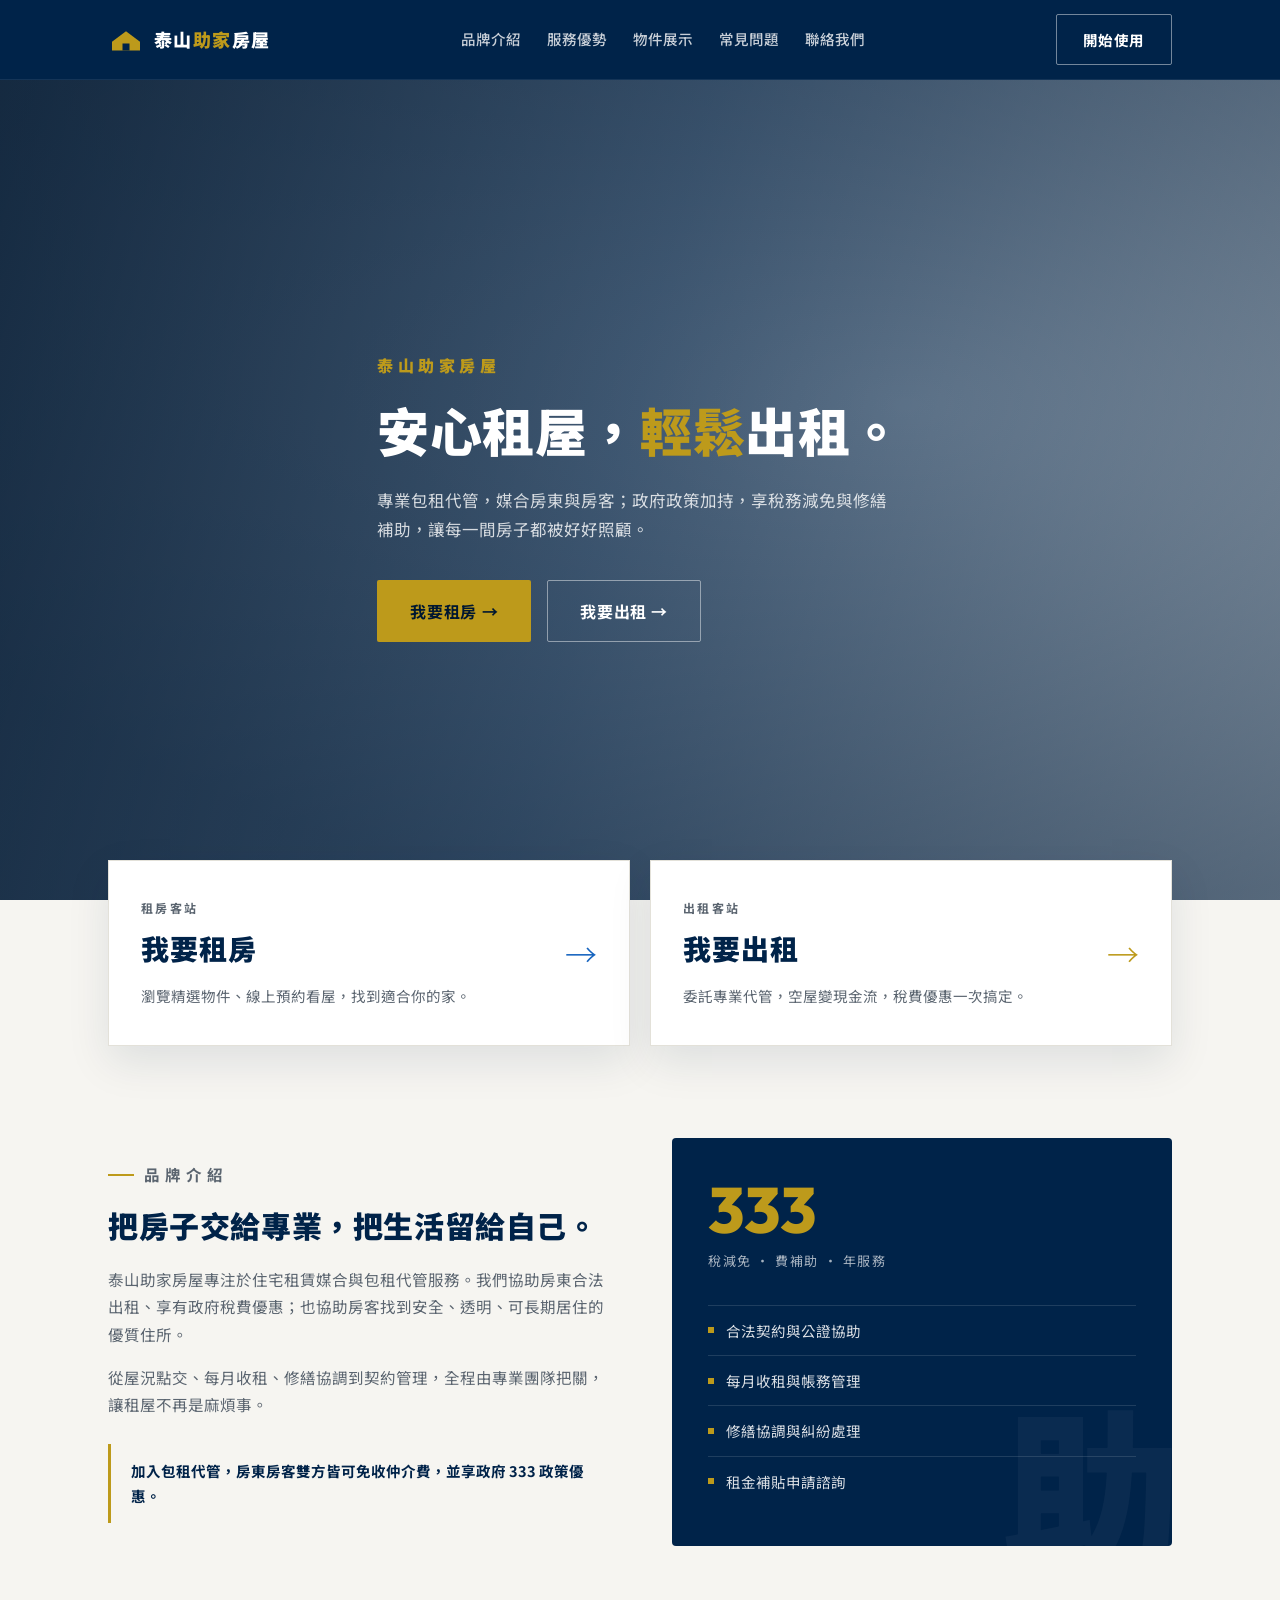
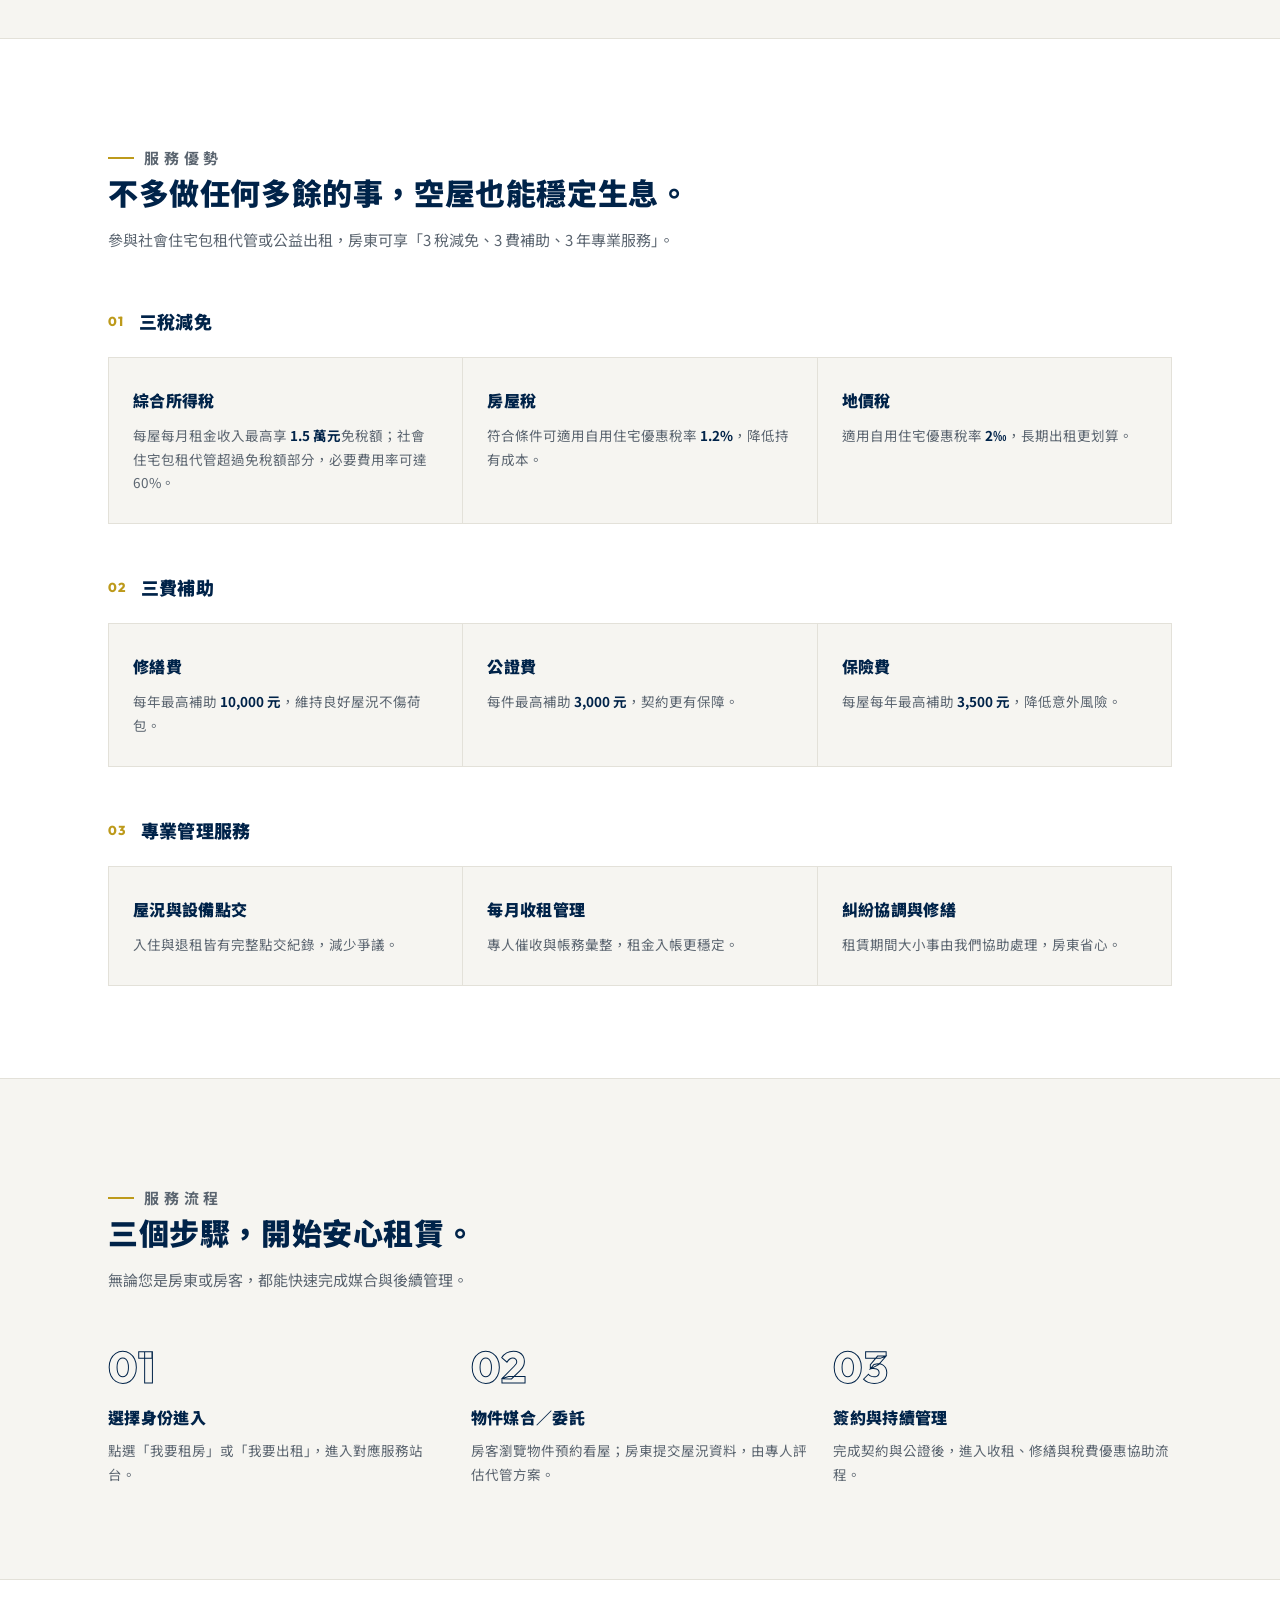
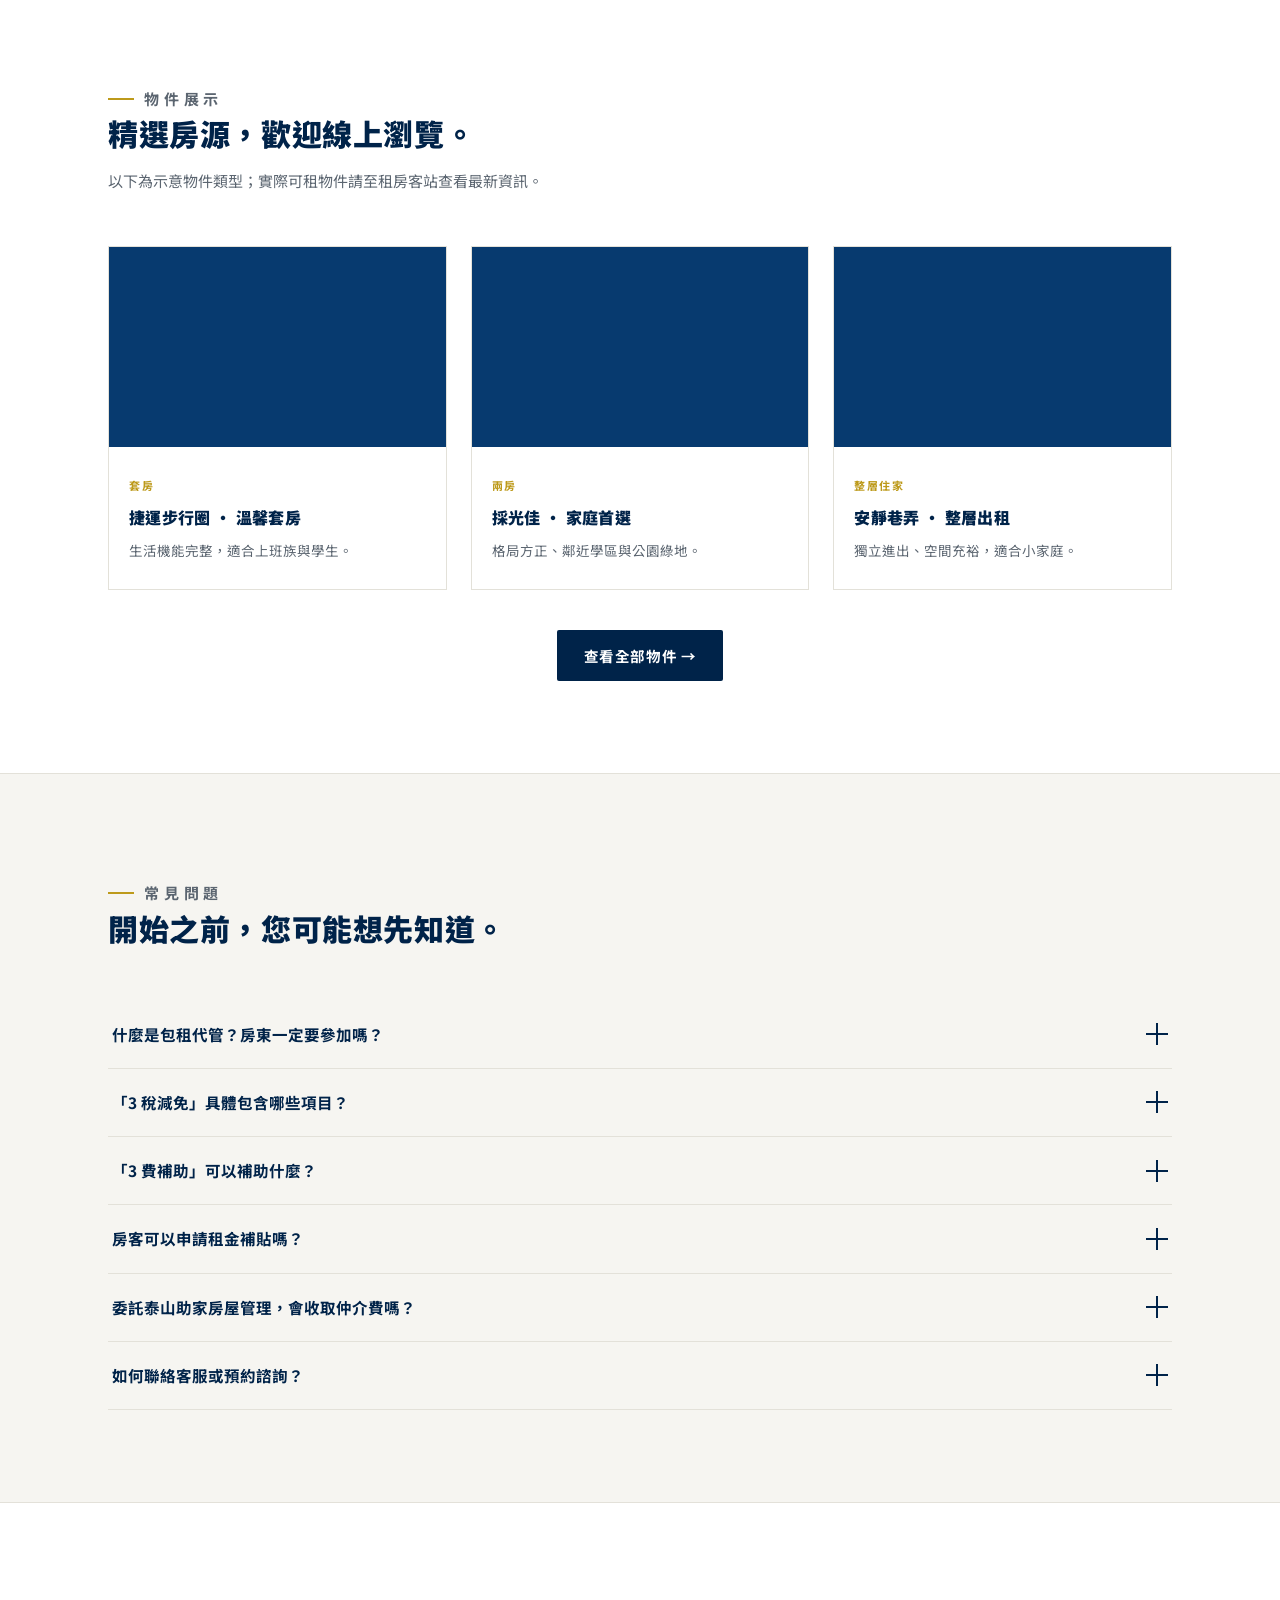
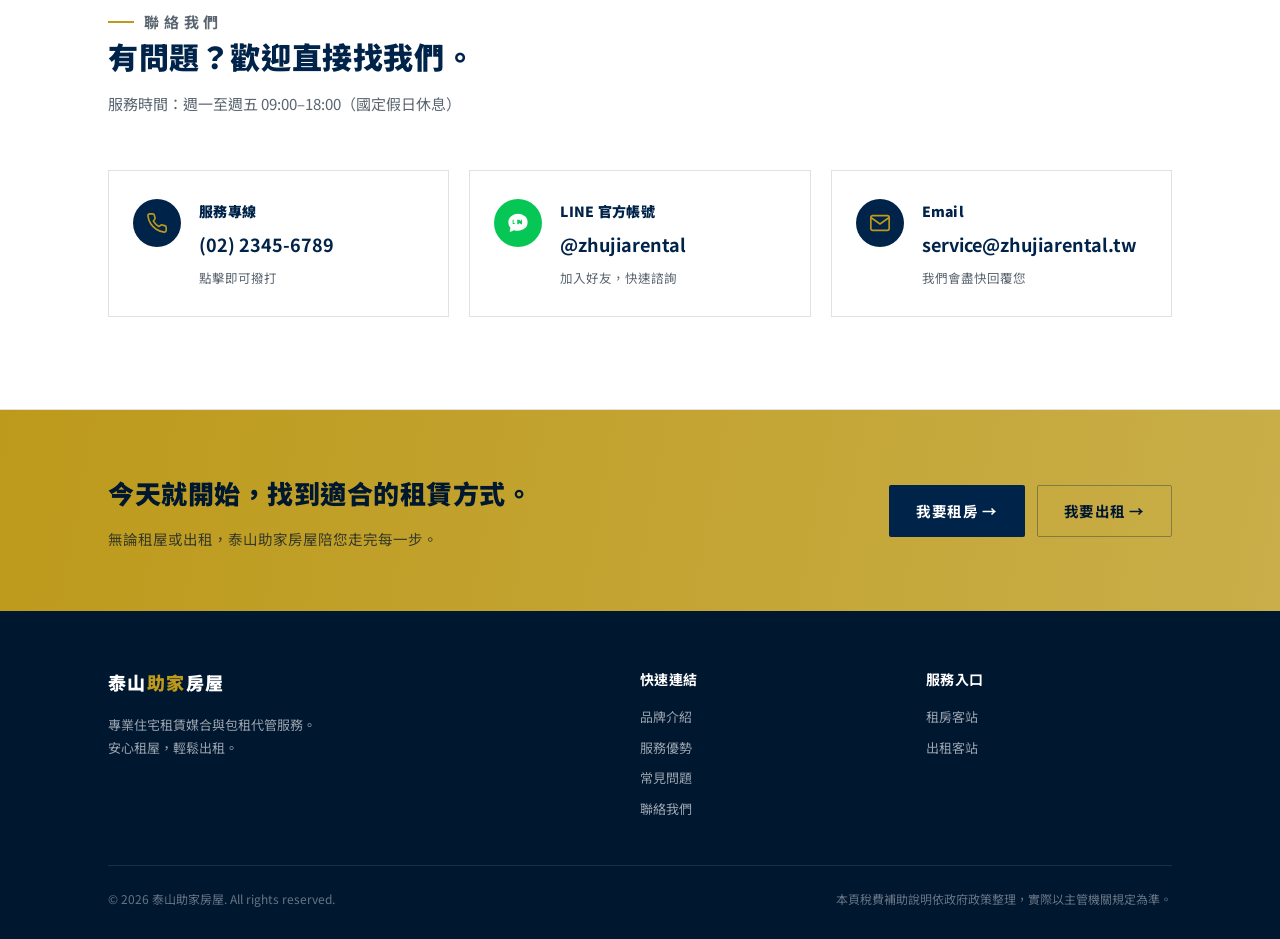
<file: index.html>
<!DOCTYPE html>
<html lang="zh-Hant">
<head>
  <meta charset="UTF-8">
  <meta name="viewport" content="width=device-width, initial-scale=1.0">
  <meta name="description" content="泰山助家房屋 — 專業包租代管，享 3 稅減免、3 費補助，房東房客都安心。">
  <title>泰山助家房屋</title>
  <link rel="preconnect" href="https://fonts.googleapis.com">
  <link rel="preconnect" href="https://fonts.gstatic.com" crossorigin>
  <link href="https://fonts.googleapis.com/css2?family=Noto+Sans+TC:wght@400;500;700;900&family=Outfit:wght@600;800&display=swap" rel="stylesheet">
  <link rel="stylesheet" href="css/styles.css">
  <link rel="icon" href="data:image/svg+xml,%3Csvg xmlns='http://www.w3.org/2000/svg' viewBox='0 0 32 32'%3E%3Crect width='32' height='32' rx='4' fill='%23002349'/%3E%3Cpath d='M6 18 L16 10 L26 18 V26 H6 Z' fill='%23BD9A1B'/%3E%3C/svg%3E">
</head>
<body>
  <!-- ========== NAV ========== -->
  <header class="site">
    <div class="nav">
      <a class="brand" href="#top" aria-label="泰山助家房屋首頁">
        <svg viewBox="0 0 40 32" aria-hidden="true">
          <rect width="40" height="32" rx="3" fill="currentColor" opacity="0"/>
          <path d="M4 18 L20 6 L36 18 V28 H4 Z" fill="#BD9A1B"/>
          <rect x="16" y="20" width="8" height="8" fill="#002349"/>
        </svg>
        <span class="word">泰山<b>助家</b>房屋</span>
      </a>
      <nav class="links" aria-label="主要導覽">
        <a href="#about">品牌介紹</a>
        <a href="#benefits">服務優勢</a>
        <a href="#cases">物件展示</a>
        <a href="#faq">常見問題</a>
        <a href="#contact">聯絡我們</a>
      </nav>
      <div class="nav-cta">
        <a class="btn btn-outline" href="#gates">開始使用</a>
        <button class="burger" type="button" aria-label="開啟選單" aria-expanded="false">
          <span></span><span></span><span></span>
        </button>
      </div>
    </div>
    <div class="mobile-menu" hidden>
      <a href="#about">品牌介紹</a>
      <a href="#benefits">服務優勢</a>
      <a href="#cases">物件展示</a>
      <a href="#faq">常見問題</a>
      <a href="#contact">聯絡我們</a>
      <a class="btn btn-gold" href="#gates">開始使用</a>
    </div>
  </header>

  <main id="top">
    <!-- ========== HERO ========== -->
    <section class="hero">
      <div class="hero-bg" aria-hidden="true"></div>
      <div class="wrap hero-inner">
        <p class="brand-mark reveal">泰山助家房屋</p>
        <h1 class="reveal delay-1">安心租屋，<em>輕鬆</em>出租。</h1>
        <p class="lede reveal delay-2">專業包租代管，媒合房東與房客；政府政策加持，享稅務減免與修繕補助，讓每一間房子都被好好照顧。</p>
        <div class="hero-ctas reveal delay-3">
          <a class="btn btn-gold btn-lg" href="https://zhujiarental-w1.netlify.app/" target="_blank" rel="noopener noreferrer">我要租房 →</a>
          <a class="btn btn-outline btn-lg" href="https://zhujiarental-w1.netlify.app/" target="_blank" rel="noopener noreferrer">我要出租 →</a>
        </div>
      </div>
    </section>

    <!-- ========== GATES (兩個大按鈕) ========== -->
    <section class="gates" id="gates">
      <div class="wrap">
        <div class="gates-grid">
          <a class="gate gate-tenant reveal" href="https://zhujiarental-w1.netlify.app/" target="_blank" rel="noopener noreferrer">
            <span class="gate-label">租房客站</span>
            <strong>我要租房</strong>
            <span class="gate-desc">瀏覽精選物件、線上預約看屋，找到適合你的家。</span>
            <span class="gate-arrow" aria-hidden="true">→</span>
          </a>
          <a class="gate gate-landlord reveal delay-1" href="https://zhujiarental-w1.netlify.app/" target="_blank" rel="noopener noreferrer">
            <span class="gate-label">出租客站</span>
            <strong>我要出租</strong>
            <span class="gate-desc">委託專業代管，空屋變現金流，稅費優惠一次搞定。</span>
            <span class="gate-arrow" aria-hidden="true">→</span>
          </a>
        </div>
      </div>
    </section>

    <!-- ========== ABOUT ========== -->
    <section class="about" id="about">
      <div class="wrap explain">
        <div class="reveal">
          <p class="eyebrow">品牌介紹</p>
          <h2>把房子交給專業，把生活留給自己。</h2>
          <p>泰山助家房屋專注於住宅租賃媒合與包租代管服務。我們協助房東合法出租、享有政府稅費優惠；也協助房客找到安全、透明、可長期居住的優質住所。</p>
          <p>從屋況點交、每月收租、修繕協調到契約管理，全程由專業團隊把關，讓租屋不再是麻煩事。</p>
          <div class="accent-box">加入包租代管，房東房客雙方皆可免收仲介費，並享政府 333 政策優惠。</div>
        </div>
        <div class="about-visual reveal delay-1" aria-hidden="true">
          <div class="about-panel">
            <div class="about-stat">
              <span class="num">333</span>
              <span class="lbl">稅減免 · 費補助 · 年服務</span>
            </div>
            <ul class="about-list">
              <li>合法契約與公證協助</li>
              <li>每月收租與帳務管理</li>
              <li>修繕協調與糾紛處理</li>
              <li>租金補貼申請諮詢</li>
            </ul>
          </div>
        </div>
      </div>
    </section>

    <!-- ========== BENEFITS ========== -->
    <section class="benefits alt" id="benefits">
      <div class="wrap">
        <div class="section-head reveal">
          <p class="eyebrow">服務優勢</p>
          <h2>不多做任何多餘的事，空屋也能穩定生息。</h2>
          <p>參與社會住宅包租代管或公益出租，房東可享「3 稅減免、3 費補助、3 年專業服務」。</p>
        </div>

        <div class="benefit-block reveal">
          <h3 class="benefit-title"><span>01</span> 三稅減免</h3>
          <div class="grid-3">
            <article>
              <h4>綜合所得稅</h4>
              <p>每屋每月租金收入最高享 <strong>1.5 萬元</strong>免稅額；社會住宅包租代管超過免稅額部分，必要費用率可達 60%。</p>
            </article>
            <article>
              <h4>房屋稅</h4>
              <p>符合條件可適用自用住宅優惠稅率 <strong>1.2%</strong>，降低持有成本。</p>
            </article>
            <article>
              <h4>地價稅</h4>
              <p>適用自用住宅優惠稅率 <strong>2‰</strong>，長期出租更划算。</p>
            </article>
          </div>
        </div>

        <div class="benefit-block reveal">
          <h3 class="benefit-title"><span>02</span> 三費補助</h3>
          <div class="grid-3">
            <article>
              <h4>修繕費</h4>
              <p>每年最高補助 <strong>10,000 元</strong>，維持良好屋況不傷荷包。</p>
            </article>
            <article>
              <h4>公證費</h4>
              <p>每件最高補助 <strong>3,000 元</strong>，契約更有保障。</p>
            </article>
            <article>
              <h4>保險費</h4>
              <p>每屋每年最高補助 <strong>3,500 元</strong>，降低意外風險。</p>
            </article>
          </div>
        </div>

        <div class="benefit-block reveal">
          <h3 class="benefit-title"><span>03</span> 專業管理服務</h3>
          <div class="grid-3">
            <article>
              <h4>屋況與設備點交</h4>
              <p>入住與退租皆有完整點交紀錄，減少爭議。</p>
            </article>
            <article>
              <h4>每月收租管理</h4>
              <p>專人催收與帳務彙整，租金入帳更穩定。</p>
            </article>
            <article>
              <h4>糾紛協調與修繕</h4>
              <p>租賃期間大小事由我們協助處理，房東省心。</p>
            </article>
          </div>
        </div>
      </div>
    </section>

    <!-- ========== FLOW ========== -->
    <section class="flow" id="flow">
      <div class="wrap">
        <div class="section-head reveal">
          <p class="eyebrow">服務流程</p>
          <h2>三個步驟，開始安心租賃。</h2>
          <p>無論您是房東或房客，都能快速完成媒合與後續管理。</p>
        </div>
        <div class="steps">
          <div class="step reveal">
            <div class="n">01</div>
            <h3>選擇身份進入</h3>
            <p>點選「我要租房」或「我要出租」，進入對應服務站台。</p>
          </div>
          <div class="step reveal delay-1">
            <div class="n">02</div>
            <h3>物件媒合／委託</h3>
            <p>房客瀏覽物件預約看屋；房東提交屋況資料，由專人評估代管方案。</p>
          </div>
          <div class="step reveal delay-2">
            <div class="n">03</div>
            <h3>簽約與持續管理</h3>
            <p>完成契約與公證後，進入收租、修繕與稅費優惠協助流程。</p>
          </div>
        </div>
      </div>
    </section>

    <!-- ========== CASES ========== -->
    <section class="cases alt" id="cases">
      <div class="wrap">
        <div class="section-head reveal">
          <p class="eyebrow">物件展示</p>
          <h2>精選房源，歡迎線上瀏覽。</h2>
          <p>以下為示意物件類型；實際可租物件請至租房客站查看最新資訊。</p>
        </div>
        <div class="case-grid">
          <a class="case reveal" href="https://zhujiarental-w1.netlify.app/properties" target="_blank" rel="noopener noreferrer">
            <div class="case-img" style="--img:url('https://images.unsplash.com/photo-1522708323590-d24dbb6b0267?auto=format&fit=crop&w=800&q=80')"></div>
            <div class="case-body">
              <span class="tag">套房</span>
              <h3>捷運步行圈 · 溫馨套房</h3>
              <p>生活機能完整，適合上班族與學生。</p>
            </div>
          </a>
          <a class="case reveal delay-1" href="https://zhujiarental-w1.netlify.app/properties" target="_blank" rel="noopener noreferrer">
            <div class="case-img" style="--img:url('https://images.unsplash.com/photo-1502672260266-1c1ef2d93688?auto=format&fit=crop&w=800&q=80')"></div>
            <div class="case-body">
              <span class="tag">兩房</span>
              <h3>採光佳 · 家庭首選</h3>
              <p>格局方正、鄰近學區與公園綠地。</p>
            </div>
          </a>
          <a class="case reveal delay-2" href="https://zhujiarental-w1.netlify.app/properties" target="_blank" rel="noopener noreferrer">
            <div class="case-img" style="--img:url('https://images.unsplash.com/photo-1560448204-e02f11c3be42?auto=format&fit=crop&w=800&q=80')"></div>
            <div class="case-body">
              <span class="tag">整層住家</span>
              <h3>安靜巷弄 · 整層出租</h3>
              <p>獨立進出、空間充裕，適合小家庭。</p>
            </div>
          </a>
        </div>
        <div class="cases-cta reveal">
          <a class="btn btn-navy" href="https://zhujiarental-w1.netlify.app/properties" target="_blank" rel="noopener noreferrer">查看全部物件 →</a>
        </div>
      </div>
    </section>

    <!-- ========== FAQ ========== -->
    <section class="faq" id="faq">
      <div class="wrap">
        <div class="section-head reveal">
          <p class="eyebrow">常見問題</p>
          <h2>開始之前，您可能想先知道。</h2>
        </div>
        <div class="faq-list reveal">
          <div class="faq-item">
            <button class="faq-q" type="button" aria-expanded="false">
              什麼是包租代管？房東一定要參加嗎？
              <span class="plus" aria-hidden="true"></span>
            </button>
            <div class="faq-a">
              <p>包租代管是由政府推動、由合格租賃住宅服務業者執行的媒合與管理機制。房東將房屋委託業者代為出租與管理，可享稅費優惠與專業服務；是否參加由房東自行決定，但加入後通常能大幅降低自行招租與管理的負擔。</p>
            </div>
          </div>
          <div class="faq-item">
            <button class="faq-q" type="button" aria-expanded="false">
              「3 稅減免」具體包含哪些項目？
              <span class="plus" aria-hidden="true"></span>
            </button>
            <div class="faq-a">
              <p>主要包含綜合所得稅（每屋每月最高 1.5 萬元免稅額等）、房屋稅適用自用住宅優惠稅率，以及地價稅適用自用住宅優惠稅率。實際適用條件與計算方式依當年度法令與物件資格而定，我們可協助評估。</p>
            </div>
          </div>
          <div class="faq-item">
            <button class="faq-q" type="button" aria-expanded="false">
              「3 費補助」可以補助什麼？
              <span class="plus" aria-hidden="true"></span>
            </button>
            <div class="faq-a">
              <p>常見補助包含修繕費（每年最高約 1 萬元）、公證費（每件最高約 3,000 元）、保險費（每屋每年最高約 3,500 元）。補助額度與申請方式依地方政府與計畫期別規定辦理。</p>
            </div>
          </div>
          <div class="faq-item">
            <button class="faq-q" type="button" aria-expanded="false">
              房客可以申請租金補貼嗎？
              <span class="plus" aria-hidden="true"></span>
            </button>
            <div class="faq-a">
              <p>符合資格的房客可透過中央或地方政府租金補貼專案線上申請。房客成功申請補貼後，房東通常可同步符合公益出租人相關資格。我們可提供申請流程諮詢與文件協助。</p>
            </div>
          </div>
          <div class="faq-item">
            <button class="faq-q" type="button" aria-expanded="false">
              委託泰山助家房屋管理，會收取仲介費嗎？
              <span class="plus" aria-hidden="true"></span>
            </button>
            <div class="faq-a">
              <p>參與包租代管計畫並成功媒合時，房東與房客雙方通常皆免收仲介費；代管期間之服務內容與收費方式，將於委託前清楚說明並載明於契約。</p>
            </div>
          </div>
          <div class="faq-item">
            <button class="faq-q" type="button" aria-expanded="false">
              如何聯絡客服或預約諮詢？
              <span class="plus" aria-hidden="true"></span>
            </button>
            <div class="faq-a">
              <p>您可透過本頁「聯絡我們」區的電話或 LINE 官方帳號與我們聯繫，也可先至「我要租房／我要出租」站台瀏覽物件或留下委託資訊。</p>
            </div>
          </div>
        </div>
      </div>
    </section>

    <!-- ========== CONTACT ========== -->
    <section class="contact alt" id="contact">
      <div class="wrap">
        <div class="section-head reveal">
          <p class="eyebrow">聯絡我們</p>
          <h2>有問題？歡迎直接找我們。</h2>
          <p>服務時間：週一至週五 09:00–18:00（國定假日休息）</p>
        </div>
        <div class="contact-grid">
          <a class="contact-card reveal" href="tel:0223456789">
            <span class="contact-ic" aria-hidden="true">
              <svg viewBox="0 0 24 24" fill="none" stroke="currentColor" stroke-width="1.8"><path d="M22 16.92v3a2 2 0 0 1-2.18 2 19.79 19.79 0 0 1-8.63-3.07 19.5 19.5 0 0 1-6-6A19.79 19.79 0 0 1 2.12 4.18 2 2 0 0 1 4.11 2h3a2 2 0 0 1 2 1.72c.13.81.36 1.6.68 2.34a2 2 0 0 1-.45 2.11L8.09 9.91a16 16 0 0 0 6 6l1.74-1.25a2 2 0 0 1 2.11-.45c.74.32 1.53.55 2.34.68A2 2 0 0 1 22 16.92z"/></svg>
            </span>
            <div>
              <h3>服務專線</h3>
              <!-- TODO: 請替換為實際電話 -->
              <p class="contact-value">(02) 2345-6789</p>
              <p class="contact-hint">點擊即可撥打</p>
            </div>
          </a>
          <a class="contact-card reveal delay-1" href="https://line.me/R/ti/p/@zhujiarental" target="_blank" rel="noopener noreferrer">
            <span class="contact-ic line" aria-hidden="true">
              <svg viewBox="0 0 24 24" fill="currentColor"><path d="M19.5 4.5C17.3 2.7 14.3 1.8 12 1.8S6.7 2.7 4.5 4.5C2.5 6.2 1.5 8.6 1.5 11.2c0 2.3.8 4.4 2.2 6.1l-.7 3.4a.75.75 0 0 0 1 .86l3.7-1.6c1.3.4 2.7.6 4.3.6 2.3 0 5.3-.9 7.5-2.7 2-1.7 3-4.1 3-6.8 0-2.6-1-5-3-6.7zM8.4 13.2H6.7c-.3 0-.5-.2-.5-.5V8.8c0-.3.2-.5.5-.5s.5.2.5.5v3.4h1.2c.3 0 .5.2.5.5s-.2.5-.5.5zm3.3.0c-.3 0-.5-.2-.5-.5V8.8c0-.3.2-.5.5-.5s.5.2.5.5v3.9c0 .3-.2.5-.5.5zm4.7-.1c-.1.2-.3.3-.5.3-.1 0-.3 0-.4-.1l-2.2-1.7v1.4c0 .3-.2.5-.5.5s-.5-.2-.5-.5V8.8c0-.3.2-.5.5-.5.1 0 .3 0 .4.1l2.2 1.7V8.8c0-.3.2-.5.5-.5s.5.2.5.5v3.9c0 .1 0 .3-.1.4z"/></svg>
            </span>
            <div>
              <h3>LINE 官方帳號</h3>
              <!-- TODO: 請替換為實際 LINE ID -->
              <p class="contact-value">@zhujiarental</p>
              <p class="contact-hint">加入好友，快速諮詢</p>
            </div>
          </a>
          <div class="contact-card reveal delay-2">
            <span class="contact-ic" aria-hidden="true">
              <svg viewBox="0 0 24 24" fill="none" stroke="currentColor" stroke-width="1.8"><path d="M4 4h16c1.1 0 2 .9 2 2v12c0 1.1-.9 2-2 2H4c-1.1 0-2-.9-2-2V6c0-1.1.9-2 2-2z"/><polyline points="22,6 12,13 2,6"/></svg>
            </span>
            <div>
              <h3>Email</h3>
              <!-- TODO: 請替換為實際信箱 -->
              <p class="contact-value"><a href="mailto:service@zhujiarental.tw">service@zhujiarental.tw</a></p>
              <p class="contact-hint">我們會盡快回覆您</p>
            </div>
          </div>
        </div>
      </div>
    </section>

    <!-- ========== CTA BANNER ========== -->
    <section class="cta-banner">
      <div class="wrap cta-flex reveal">
        <div>
          <h2>今天就開始，找到適合的租賃方式。</h2>
          <p>無論租屋或出租，泰山助家房屋陪您走完每一步。</p>
        </div>
        <div class="cta-actions">
          <a class="btn btn-navy" href="https://zhujiarental-w1.netlify.app/" target="_blank" rel="noopener noreferrer">我要租房 →</a>
          <a class="btn btn-outline-dark" href="https://zhujiarental-w1.netlify.app/" target="_blank" rel="noopener noreferrer">我要出租 →</a>
        </div>
      </div>
    </section>
  </main>

  <footer>
    <div class="wrap">
      <div class="f-grid">
        <div>
          <a class="brand" href="#top">
            <span class="word">泰山<b>助家</b>房屋</span>
          </a>
          <p>專業住宅租賃媒合與包租代管服務。<br>安心租屋，輕鬆出租。</p>
        </div>
        <div>
          <h4>快速連結</h4>
          <a class="flink" href="#about">品牌介紹</a>
          <a class="flink" href="#benefits">服務優勢</a>
          <a class="flink" href="#faq">常見問題</a>
          <a class="flink" href="#contact">聯絡我們</a>
        </div>
        <div>
          <h4>服務入口</h4>
          <a class="flink" href="https://zhujiarental-w1.netlify.app/" target="_blank" rel="noopener noreferrer">租房客站</a>
          <a class="flink" href="https://zhujiarental-w1.netlify.app/" target="_blank" rel="noopener noreferrer">出租客站</a>
        </div>
      </div>
      <div class="f-bottom">
        <span>© <span id="year"></span> 泰山助家房屋. All rights reserved.</span>
        <span>本頁稅費補助說明依政府政策整理，實際以主管機關規定為準。</span>
      </div>
    </div>
  </footer>

  <script src="js/main.js"></script>
</body>
</html>
</file>
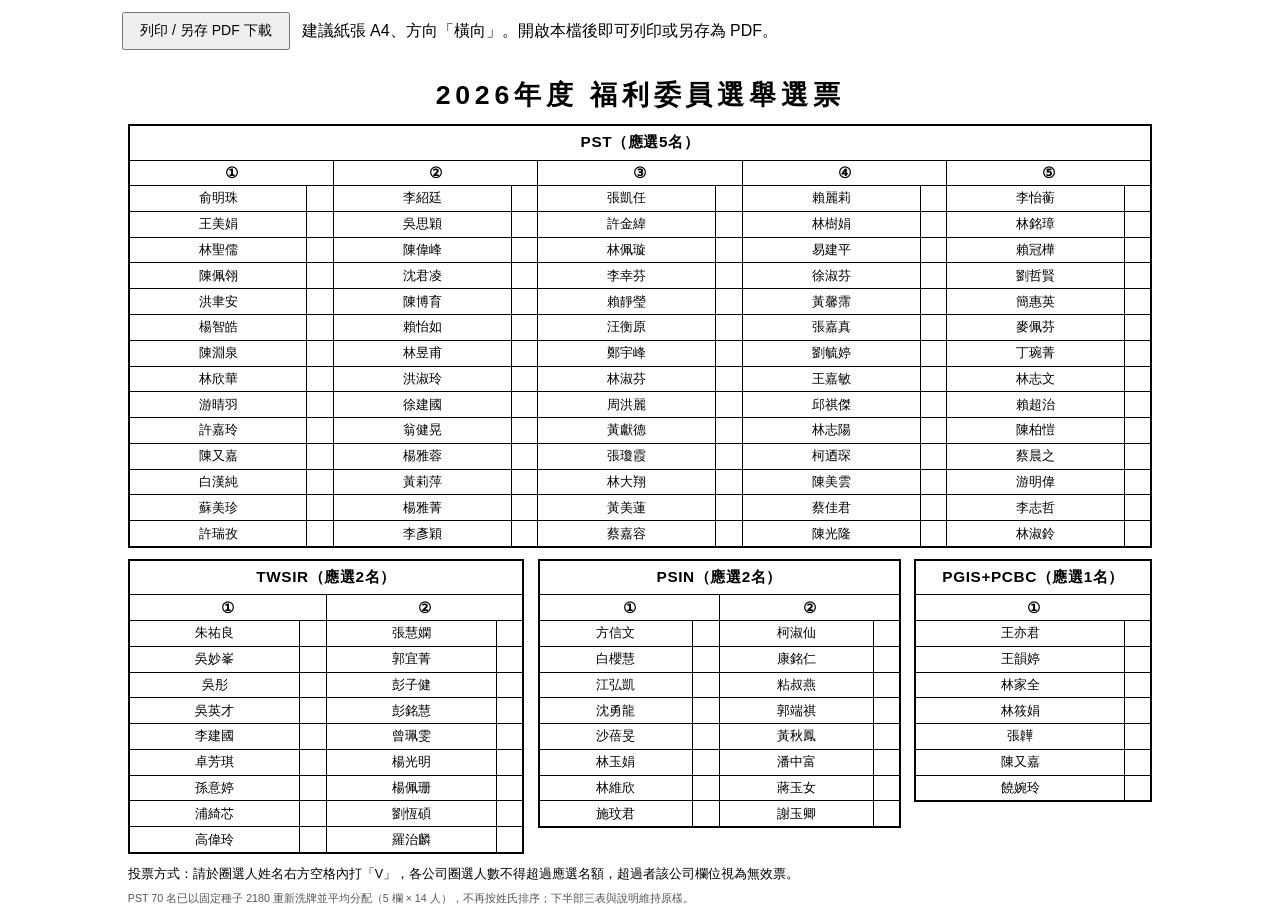
<file: ballot.html>
<!DOCTYPE html>
<html lang="zh-Hant">
<head>
<meta charset="UTF-8" />
<meta name="viewport" content="width=device-width, initial-scale=1" />
<title>2026年度 福利委員選舉選票</title>
<style>
  @page { size: A4 landscape; margin: 8mm; }
  * { box-sizing: border-box; }
  html, body {
    margin: 0; padding: 0; background: #fff; color: #000;
    font-family: "Microsoft JhengHei","微軟正黑體","Noto Sans TC","WenQuanYi Micro Hei","Droid Sans Fallback","PingFang TC","Heiti TC",sans-serif;
  }
  .toolbar {
    max-width: 290mm; margin: 12px auto; padding: 0 8mm;
    display: flex; gap: 12px; align-items: center; flex-wrap: wrap;
  }
  .toolbar button {
    font-size: 14px; padding: 8px 16px; cursor: pointer;
  }
  .page {
    width: 281mm; margin: 0 auto; padding: 4mm 5mm 4mm;
  }
  h1 {
    text-align: center; font-size: 20pt; font-weight: 700;
    letter-spacing: 0.18em; margin: 0 0 3mm;
  }
  table.ballot {
    width: 100%; border-collapse: collapse; table-layout: fixed;
    border: 2.2px solid #000; margin-bottom: 3mm;
  }
  table.ballot th, table.ballot td {
    border: 1px solid #000; vertical-align: middle;
  }
  th.sect {
    text-align: center; font-size: 11.5pt; font-weight: 700;
    padding: 1.6mm 1mm; letter-spacing: 0.04em;
  }
  th.colnum {
    text-align: center; font-size: 11pt; font-weight: 700;
    padding: 1mm; height: 6.5mm;
  }
  td.name {
    text-align: center; font-size: 10pt; padding: 0.9mm 1mm;
    white-space: nowrap; height: 5.6mm;
  }
  td.box {
    width: 6.8mm; min-width: 6.5mm; max-width: 7.5mm; height: 5.6mm;
  }
  col.boxcol { width: 7mm; }
  .bottom-row {
    display: grid;
    grid-template-columns: 1.2fr 1.1fr 0.72fr;
    gap: 3.5mm;
    align-items: start;
  }
  .bottom-row table.ballot { margin-bottom: 0; }
  .footer {
    margin-top: 3mm; font-size: 9.5pt; line-height: 1.5;
  }
  .meta { margin-top: 2mm; font-size: 8pt; color: #555; }
  @media print {
    .toolbar, .meta, .noprint { display: none !important; }
    .page { width: auto; padding: 0; }
    body { -webkit-print-color-adjust: exact; print-color-adjust: exact; }
  }
</style>
</head>
<body>
  <div class="toolbar noprint">
    <button type="button" onclick="window.print()">列印 / 另存 PDF 下載</button>
    <span>建議紙張 A4、方向「橫向」。開啟本檔後即可列印或另存為 PDF。</span>
  </div>
  <div class="page">
    <h1>2026年度 福利委員選舉選票</h1>
    <table class="ballot">
  <colgroup><col class="namecol"><col class="boxcol"><col class="namecol"><col class="boxcol"><col class="namecol"><col class="boxcol"><col class="namecol"><col class="boxcol"><col class="namecol"><col class="boxcol"></colgroup>
  <thead>
    <tr><th colspan="10" class="sect">PST（應選5名）</th></tr>
    <tr><th colspan="2" class="colnum">①</th><th colspan="2" class="colnum">②</th><th colspan="2" class="colnum">③</th><th colspan="2" class="colnum">④</th><th colspan="2" class="colnum">⑤</th></tr>
  </thead>
  <tbody>
    <tr><td class="name">俞明珠</td><td class="box"></td><td class="name">李紹廷</td><td class="box"></td><td class="name">張凱任</td><td class="box"></td><td class="name">賴麗莉</td><td class="box"></td><td class="name">李怡蘅</td><td class="box"></td></tr>
<tr><td class="name">王美娟</td><td class="box"></td><td class="name">吳思穎</td><td class="box"></td><td class="name">許金緯</td><td class="box"></td><td class="name">林樹娟</td><td class="box"></td><td class="name">林銘璋</td><td class="box"></td></tr>
<tr><td class="name">林聖儒</td><td class="box"></td><td class="name">陳偉峰</td><td class="box"></td><td class="name">林佩璇</td><td class="box"></td><td class="name">易建平</td><td class="box"></td><td class="name">賴冠樺</td><td class="box"></td></tr>
<tr><td class="name">陳佩翎</td><td class="box"></td><td class="name">沈君凌</td><td class="box"></td><td class="name">李幸芬</td><td class="box"></td><td class="name">徐淑芬</td><td class="box"></td><td class="name">劉哲賢</td><td class="box"></td></tr>
<tr><td class="name">洪聿安</td><td class="box"></td><td class="name">陳博育</td><td class="box"></td><td class="name">賴靜瑩</td><td class="box"></td><td class="name">黃馨霈</td><td class="box"></td><td class="name">簡惠英</td><td class="box"></td></tr>
<tr><td class="name">楊智皓</td><td class="box"></td><td class="name">賴怡如</td><td class="box"></td><td class="name">汪衡原</td><td class="box"></td><td class="name">張嘉真</td><td class="box"></td><td class="name">麥佩芬</td><td class="box"></td></tr>
<tr><td class="name">陳淵泉</td><td class="box"></td><td class="name">林昱甫</td><td class="box"></td><td class="name">鄭宇峰</td><td class="box"></td><td class="name">劉毓婷</td><td class="box"></td><td class="name">丁琬菁</td><td class="box"></td></tr>
<tr><td class="name">林欣華</td><td class="box"></td><td class="name">洪淑玲</td><td class="box"></td><td class="name">林淑芬</td><td class="box"></td><td class="name">王嘉敏</td><td class="box"></td><td class="name">林志文</td><td class="box"></td></tr>
<tr><td class="name">游晴羽</td><td class="box"></td><td class="name">徐建國</td><td class="box"></td><td class="name">周洪麗</td><td class="box"></td><td class="name">邱祺傑</td><td class="box"></td><td class="name">賴超治</td><td class="box"></td></tr>
<tr><td class="name">許嘉玲</td><td class="box"></td><td class="name">翁健晃</td><td class="box"></td><td class="name">黃獻德</td><td class="box"></td><td class="name">林志陽</td><td class="box"></td><td class="name">陳柏愷</td><td class="box"></td></tr>
<tr><td class="name">陳又嘉</td><td class="box"></td><td class="name">楊雅蓉</td><td class="box"></td><td class="name">張瓊霞</td><td class="box"></td><td class="name">柯迺琛</td><td class="box"></td><td class="name">蔡晨之</td><td class="box"></td></tr>
<tr><td class="name">白漢純</td><td class="box"></td><td class="name">黃莉萍</td><td class="box"></td><td class="name">林大翔</td><td class="box"></td><td class="name">陳美雲</td><td class="box"></td><td class="name">游明偉</td><td class="box"></td></tr>
<tr><td class="name">蘇美珍</td><td class="box"></td><td class="name">楊雅菁</td><td class="box"></td><td class="name">黃美蓮</td><td class="box"></td><td class="name">蔡佳君</td><td class="box"></td><td class="name">李志哲</td><td class="box"></td></tr>
<tr><td class="name">許瑞孜</td><td class="box"></td><td class="name">李彥穎</td><td class="box"></td><td class="name">蔡嘉容</td><td class="box"></td><td class="name">陳光隆</td><td class="box"></td><td class="name">林淑鈴</td><td class="box"></td></tr>
  </tbody>
</table>
    <div class="bottom-row">
      <table class="ballot">
  <colgroup><col class="namecol"><col class="boxcol"><col class="namecol"><col class="boxcol"></colgroup>
  <thead>
    <tr><th colspan="4" class="sect">TWSIR（應選2名）</th></tr>
    <tr><th colspan="2" class="colnum">①</th><th colspan="2" class="colnum">②</th></tr>
  </thead>
  <tbody>
    <tr><td class="name">朱祐良</td><td class="box"></td><td class="name">張慧嫻</td><td class="box"></td></tr>
<tr><td class="name">吳妙峯</td><td class="box"></td><td class="name">郭宜菁</td><td class="box"></td></tr>
<tr><td class="name">吳彤</td><td class="box"></td><td class="name">彭子健</td><td class="box"></td></tr>
<tr><td class="name">吳英才</td><td class="box"></td><td class="name">彭銘慧</td><td class="box"></td></tr>
<tr><td class="name">李建國</td><td class="box"></td><td class="name">曾珮雯</td><td class="box"></td></tr>
<tr><td class="name">卓芳琪</td><td class="box"></td><td class="name">楊光明</td><td class="box"></td></tr>
<tr><td class="name">孫意婷</td><td class="box"></td><td class="name">楊佩珊</td><td class="box"></td></tr>
<tr><td class="name">浦綺芯</td><td class="box"></td><td class="name">劉恆碩</td><td class="box"></td></tr>
<tr><td class="name">高偉玲</td><td class="box"></td><td class="name">羅治麟</td><td class="box"></td></tr>
  </tbody>
</table>
      <table class="ballot">
  <colgroup><col class="namecol"><col class="boxcol"><col class="namecol"><col class="boxcol"></colgroup>
  <thead>
    <tr><th colspan="4" class="sect">PSIN（應選2名）</th></tr>
    <tr><th colspan="2" class="colnum">①</th><th colspan="2" class="colnum">②</th></tr>
  </thead>
  <tbody>
    <tr><td class="name">方信文</td><td class="box"></td><td class="name">柯淑仙</td><td class="box"></td></tr>
<tr><td class="name">白櫻慧</td><td class="box"></td><td class="name">康銘仁</td><td class="box"></td></tr>
<tr><td class="name">江弘凱</td><td class="box"></td><td class="name">粘叔燕</td><td class="box"></td></tr>
<tr><td class="name">沈勇龍</td><td class="box"></td><td class="name">郭端祺</td><td class="box"></td></tr>
<tr><td class="name">沙蓓旻</td><td class="box"></td><td class="name">黃秋鳳</td><td class="box"></td></tr>
<tr><td class="name">林玉娟</td><td class="box"></td><td class="name">潘中富</td><td class="box"></td></tr>
<tr><td class="name">林維欣</td><td class="box"></td><td class="name">蔣玉女</td><td class="box"></td></tr>
<tr><td class="name">施玟君</td><td class="box"></td><td class="name">謝玉卿</td><td class="box"></td></tr>
  </tbody>
</table>
      <table class="ballot">
  <colgroup><col class="namecol"><col class="boxcol"></colgroup>
  <thead>
    <tr><th colspan="2" class="sect">PGIS+PCBC（應選1名）</th></tr>
    <tr><th colspan="2" class="colnum">①</th></tr>
  </thead>
  <tbody>
    <tr><td class="name">王亦君</td><td class="box"></td></tr>
<tr><td class="name">王韻婷</td><td class="box"></td></tr>
<tr><td class="name">林家全</td><td class="box"></td></tr>
<tr><td class="name">林筱娟</td><td class="box"></td></tr>
<tr><td class="name">張韡</td><td class="box"></td></tr>
<tr><td class="name">陳又嘉</td><td class="box"></td></tr>
<tr><td class="name">饒婉玲</td><td class="box"></td></tr>
  </tbody>
</table>
    </div>
    <div class="footer">
      投票方式：請於圈選人姓名右方空格內打「V」，各公司圈選人數不得超過應選名額，超過者該公司欄位視為無效票。
    </div>
    <div class="meta noprint">PST 70 名已以固定種子 2180 重新洗牌並平均分配（5 欄 × 14 人），不再按姓氏排序；下半部三表與說明維持原樣。</div>
  </div>
</body>
</html>
</file>
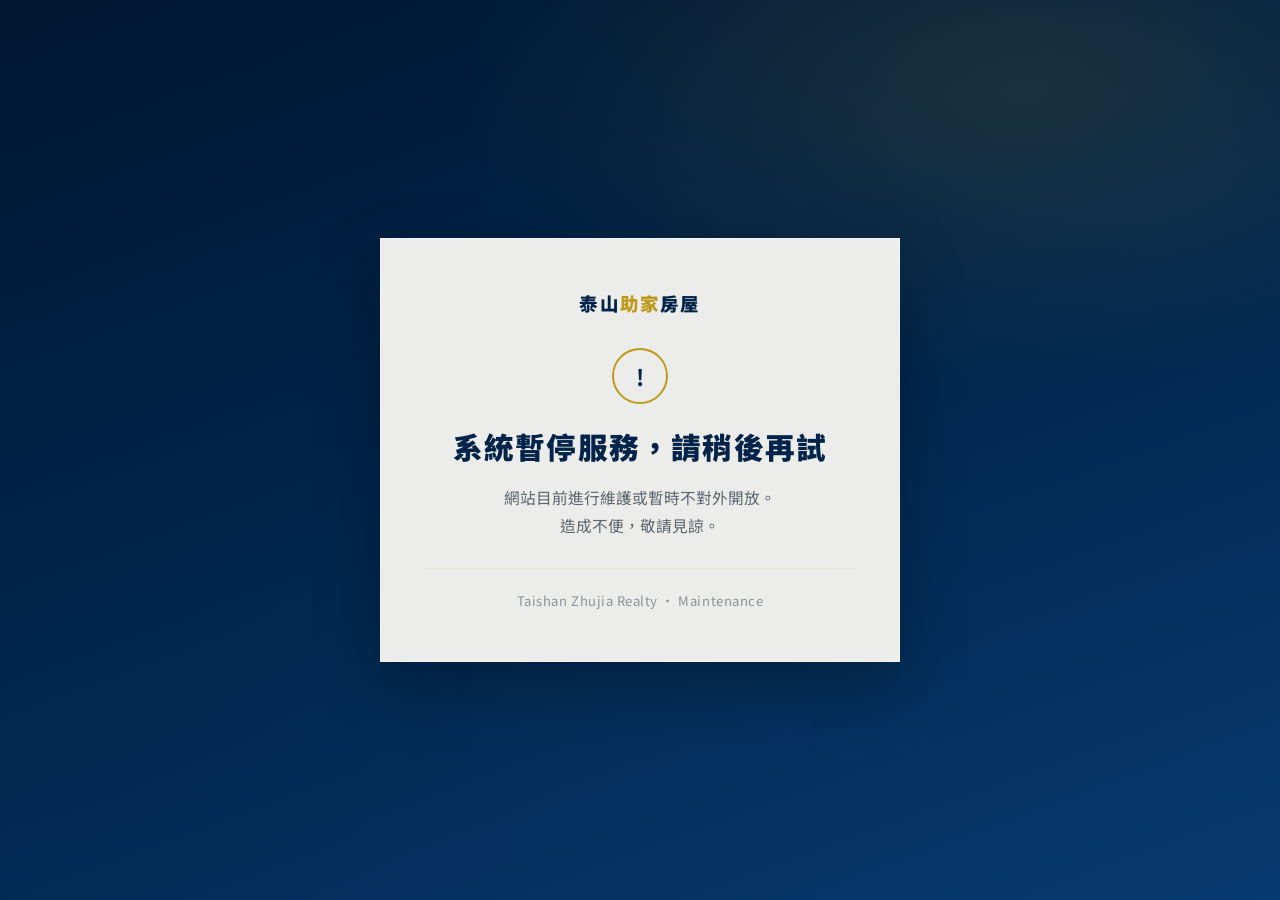
<file: maintenance.html>
<!DOCTYPE html>
<html lang="zh-Hant">
<head>
  <meta charset="UTF-8" />
  <meta name="viewport" content="width=device-width, initial-scale=1" />
  <meta name="robots" content="noindex, nofollow" />
  <title>系統暫停服務｜泰山助家房屋</title>
  <link rel="preconnect" href="https://fonts.googleapis.com" />
  <link rel="preconnect" href="https://fonts.gstatic.com" crossorigin />
  <link href="https://fonts.googleapis.com/css2?family=Noto+Sans+TC:wght@400;500;700;900&display=swap" rel="stylesheet" />
  <style>
    :root {
      --navy: #002349;
      --navy-deep: #001730;
      --gold: #bd9a1b;
      --paper: #f6f5f1;
      --ink: #101418;
      --gray: #5b6570;
    }
    * { box-sizing: border-box; }
    html, body { height: 100%; margin: 0; }
    body {
      font-family: "Noto Sans TC", "PingFang TC", "Microsoft JhengHei", sans-serif;
      color: var(--ink);
      background:
        radial-gradient(ellipse 80% 60% at 80% 10%, rgba(189, 154, 27, 0.14), transparent 55%),
        radial-gradient(ellipse 70% 50% at 10% 90%, rgba(0, 35, 73, 0.12), transparent 50%),
        linear-gradient(160deg, #001730 0%, #002349 42%, #073a6f 100%);
      display: grid;
      place-items: center;
      padding: 24px;
      -webkit-font-smoothing: antialiased;
    }
    .card {
      width: min(520px, 100%);
      background: rgba(246, 245, 241, 0.96);
      border: 1px solid rgba(255, 255, 255, 0.35);
      box-shadow: 0 24px 60px rgba(0, 0, 0, 0.28);
      padding: 48px 40px;
      text-align: center;
    }
    .brand {
      font-weight: 900;
      font-size: 1.15rem;
      letter-spacing: 0.12em;
      color: var(--navy);
      margin: 0 0 28px;
    }
    .brand em {
      font-style: normal;
      color: var(--gold);
    }
    .icon {
      width: 56px;
      height: 56px;
      margin: 0 auto 22px;
      border: 2px solid var(--gold);
      border-radius: 50%;
      display: grid;
      place-items: center;
      color: var(--navy);
      font-size: 1.4rem;
      font-weight: 700;
    }
    h1 {
      margin: 0;
      font-size: clamp(1.45rem, 4vw, 1.85rem);
      font-weight: 900;
      color: var(--navy);
      letter-spacing: 0.04em;
      line-height: 1.4;
    }
    p {
      margin: 16px 0 0;
      color: var(--gray);
      font-size: 0.98rem;
      line-height: 1.8;
    }
    .meta {
      margin-top: 28px;
      padding-top: 20px;
      border-top: 1px solid #e3e1d9;
      font-size: 0.82rem;
      color: #8a9299;
      letter-spacing: 0.04em;
    }
  </style>
</head>
<body>
  <main class="card" role="main" aria-labelledby="maintenance-title">
    <p class="brand">泰山<em>助家</em>房屋</p>
    <div class="icon" aria-hidden="true">!</div>
    <h1 id="maintenance-title">系統暫停服務，請稍後再試</h1>
    <p>網站目前進行維護或暫時不對外開放。<br />造成不便，敬請見諒。</p>
    <p class="meta">Taishan Zhujia Realty · Maintenance</p>
  </main>
</body>
</html>
</file>
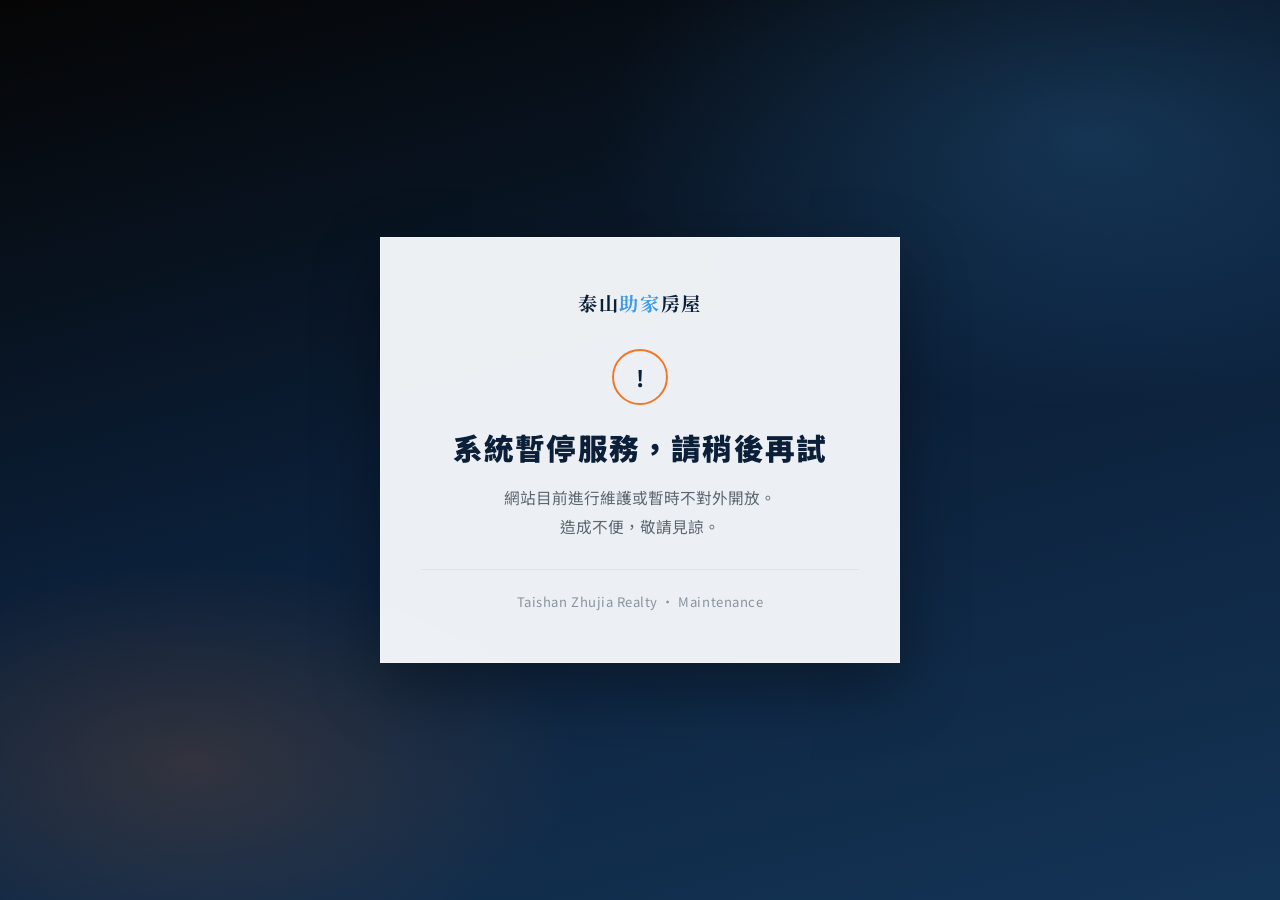
<file: portal/maintenance.html>
<!DOCTYPE html>
<html lang="zh-Hant">
<head>
  <meta charset="UTF-8" />
  <meta name="viewport" content="width=device-width, initial-scale=1" />
  <meta name="robots" content="noindex, nofollow" />
  <title>系統暫停服務｜泰山助家房屋</title>
  <link rel="preconnect" href="https://fonts.googleapis.com" />
  <link rel="preconnect" href="https://fonts.gstatic.com" crossorigin />
  <link href="https://fonts.googleapis.com/css2?family=Noto+Sans+TC:wght@400;500;700;900&family=Noto+Serif+TC:wght@600;700&display=swap" rel="stylesheet" />
  <style>
    :root {
      --navy: #0b1f38;
      --blue: #3d9be9;
      --orange: #f07828;
      --paper: #f4f7fa;
      --ink: #0a1628;
      --muted: #5c6770;
    }
    * { box-sizing: border-box; }
    html, body { height: 100%; margin: 0; }
    body {
      font-family: "Noto Sans TC", "Segoe UI", sans-serif;
      color: var(--ink);
      background:
        radial-gradient(ellipse 70% 55% at 85% 15%, rgba(61, 155, 233, 0.22), transparent 55%),
        radial-gradient(ellipse 60% 45% at 15% 85%, rgba(240, 120, 40, 0.16), transparent 50%),
        linear-gradient(165deg, #050505 0%, #0b1f38 48%, #143456 100%);
      display: grid;
      place-items: center;
      padding: 24px;
      -webkit-font-smoothing: antialiased;
    }
    .card {
      width: min(520px, 100%);
      background: rgba(244, 247, 250, 0.97);
      border: 1px solid rgba(255, 255, 255, 0.28);
      box-shadow: 0 24px 60px rgba(0, 0, 0, 0.35);
      padding: 48px 40px;
      text-align: center;
    }
    .brand {
      font-family: "Noto Serif TC", "Songti TC", serif;
      font-weight: 700;
      font-size: 1.2rem;
      letter-spacing: 0.08em;
      color: var(--navy);
      margin: 0 0 28px;
    }
    .brand em {
      font-style: normal;
      color: var(--blue);
    }
    .icon {
      width: 56px;
      height: 56px;
      margin: 0 auto 22px;
      border: 2px solid var(--orange);
      border-radius: 50%;
      display: grid;
      place-items: center;
      color: var(--navy);
      font-size: 1.4rem;
      font-weight: 700;
    }
    h1 {
      margin: 0;
      font-size: clamp(1.45rem, 4vw, 1.85rem);
      font-weight: 900;
      color: var(--navy);
      letter-spacing: 0.04em;
      line-height: 1.4;
    }
    p {
      margin: 16px 0 0;
      color: var(--muted);
      font-size: 0.98rem;
      line-height: 1.8;
    }
    .meta {
      margin-top: 28px;
      padding-top: 20px;
      border-top: 1px solid #dde4eb;
      font-size: 0.82rem;
      color: #8a939c;
      letter-spacing: 0.04em;
    }
  </style>
</head>
<body>
  <main class="card" role="main" aria-labelledby="maintenance-title">
    <p class="brand">泰山<em>助家</em>房屋</p>
    <div class="icon" aria-hidden="true">!</div>
    <h1 id="maintenance-title">系統暫停服務，請稍後再試</h1>
    <p>網站目前進行維護或暫時不對外開放。<br />造成不便，敬請見諒。</p>
    <p class="meta">Taishan Zhujia Realty · Maintenance</p>
  </main>
</body>
</html>
</file>
<file: css/styles.css>
:root {
  --navy: #002349;
  --navy-deep: #001730;
  --navy-mid: #073a6f;
  --blue: #1664bf;
  --gold: #bd9a1b;
  --gold-light: #d9be63;
  --ink: #101418;
  --gray: #5b6570;
  --paper: #f6f5f1;
  --line: #e3e1d9;
  --white: #ffffff;
  --radius: 2px;
  --tenant-url: #1664bf;
  --landlord-url: #bd9a1b;
}

*,
*::before,
*::after {
  box-sizing: border-box;
}

html {
  scroll-behavior: smooth;
  scroll-padding-top: 72px;
  -webkit-text-size-adjust: 100%;
  text-size-adjust: 100%;
}

body {
  margin: 0;
  font-family: "Noto Sans TC", "PingFang TC", "Microsoft JhengHei", "Heiti TC", sans-serif;
  color: var(--ink);
  background: var(--paper);
  line-height: 1.75;
  -webkit-font-smoothing: antialiased;
  overflow-x: hidden;
}

body.menu-open {
  overflow: hidden;
}

h1, h2, h3, h4 {
  font-family: "Noto Sans TC", "PingFang TC", "Microsoft JhengHei", sans-serif;
  font-weight: 900;
  color: var(--navy);
  margin: 0;
  letter-spacing: 0.02em;
}

a {
  color: inherit;
  text-decoration: none;
}

img, svg {
  display: block;
  max-width: 100%;
}

.wrap {
  max-width: 1120px;
  margin: 0 auto;
  padding: 0 28px;
}

.eyebrow {
  font-size: 12px;
  letter-spacing: 0.32em;
  font-weight: 700;
  color: var(--gold);
  text-transform: uppercase;
  margin: 0 0 14px;
  display: flex;
  align-items: center;
  gap: 10px;
}

.eyebrow::before {
  content: "";
  width: 26px;
  height: 2px;
  background: var(--gold);
  display: inline-block;
}

/* ---------- NAV ---------- */
header.site {
  position: sticky;
  top: 0;
  z-index: 50;
  background: var(--navy);
  border-bottom: 1px solid rgba(255, 255, 255, 0.08);
  padding-top: env(safe-area-inset-top);
}

.nav {
  display: flex;
  align-items: center;
  justify-content: space-between;
  padding: 14px 28px;
  max-width: 1120px;
  margin: 0 auto;
  gap: 16px;
}

.brand {
  display: flex;
  align-items: center;
  gap: 10px;
  color: var(--white);
  flex: none;
}

.brand svg {
  width: 36px;
  height: 28px;
  flex: none;
}

.brand .word {
  font-family: "Noto Sans TC", "PingFang TC", "Microsoft JhengHei", "Outfit", sans-serif;
  font-weight: 900;
  font-size: 18px;
  letter-spacing: 0.08em;
  color: var(--white);
}

.brand .word b {
  color: var(--gold);
  font-weight: 900;
}

.brand .zh {
  font-size: 13px;
  color: rgba(255, 255, 255, 0.65);
  letter-spacing: 0.14em;
  margin-left: 2px;
}

nav.links {
  display: flex;
  gap: 26px;
  flex: none;
}

nav.links a {
  color: rgba(255, 255, 255, 0.78);
  font-size: 14.5px;
  font-weight: 500;
  padding: 6px 0;
  border-bottom: 2px solid transparent;
  transition: 0.2s;
  white-space: nowrap;
}

nav.links a:hover {
  color: var(--white);
  border-color: var(--gold);
}

.btn {
  display: inline-flex;
  align-items: center;
  justify-content: center;
  gap: 8px;
  padding: 12px 26px;
  font-size: 14.5px;
  font-weight: 700;
  letter-spacing: 0.04em;
  border-radius: var(--radius);
  cursor: pointer;
  border: 1px solid transparent;
  transition: transform 0.2s ease, box-shadow 0.2s ease, background 0.2s ease, border-color 0.2s ease;
  white-space: nowrap;
  font-family: inherit;
}

.btn:hover {
  transform: translateY(-2px);
}

.btn-lg {
  padding: 16px 32px;
  font-size: 16px;
}

.btn-gold {
  background: var(--gold);
  color: var(--navy-deep);
}

.btn-gold:hover {
  background: var(--gold-light);
  box-shadow: 0 8px 18px rgba(189, 154, 27, 0.35);
}

.btn-outline {
  background: transparent;
  color: var(--white);
  border-color: rgba(255, 255, 255, 0.45);
}

.btn-outline:hover {
  border-color: var(--white);
  background: rgba(255, 255, 255, 0.06);
}

.btn-outline-dark {
  background: transparent;
  color: var(--navy-deep);
  border-color: rgba(0, 35, 73, 0.35);
}

.btn-outline-dark:hover {
  border-color: var(--navy-deep);
  background: rgba(0, 35, 73, 0.06);
}

.btn-navy {
  background: var(--navy);
  color: var(--white);
}

.btn-navy:hover {
  background: var(--navy-mid);
  box-shadow: 0 8px 18px rgba(0, 35, 73, 0.25);
}

.nav-cta {
  display: flex;
  align-items: center;
  gap: 12px;
  flex: none;
}

.burger {
  display: none;
  width: 44px;
  height: 44px;
  background: transparent;
  border: 1px solid rgba(255, 255, 255, 0.25);
  border-radius: var(--radius);
  cursor: pointer;
  padding: 12px 10px;
  flex-direction: column;
  justify-content: space-between;
  flex: none;
}

.burger span {
  display: block;
  height: 2px;
  background: var(--white);
  transition: transform 0.25s ease, opacity 0.25s ease;
  transform-origin: center;
}

.burger[aria-expanded="true"] span:nth-child(1) {
  transform: translateY(8px) rotate(45deg);
}

.burger[aria-expanded="true"] span:nth-child(2) {
  opacity: 0;
}

.burger[aria-expanded="true"] span:nth-child(3) {
  transform: translateY(-8px) rotate(-45deg);
}

.mobile-menu {
  display: none;
  flex-direction: column;
  gap: 4px;
  padding: 8px 28px 20px;
  padding-left: max(28px, env(safe-area-inset-left));
  padding-right: max(28px, env(safe-area-inset-right));
  padding-bottom: max(20px, env(safe-area-inset-bottom));
  background: var(--navy-deep);
  border-top: 1px solid rgba(255, 255, 255, 0.08);
}

.mobile-menu a {
  color: rgba(255, 255, 255, 0.85);
  padding: 14px 0;
  font-weight: 500;
  border-bottom: 1px solid rgba(255, 255, 255, 0.06);
  min-height: 44px;
  display: flex;
  align-items: center;
}

.mobile-menu .btn {
  margin-top: 12px;
  border-bottom: none;
  justify-content: center;
  width: 100%;
}

.mobile-menu:not([hidden]) {
  display: flex;
}

/* ---------- HERO ---------- */
.hero {
  position: relative;
  overflow: hidden;
  min-height: min(92vh, 820px);
  display: flex;
  align-items: center;
  color: var(--white);
  padding: 100px 0 88px;
}

.hero-bg {
  position: absolute;
  inset: 0;
  background:
    linear-gradient(105deg, rgba(0, 23, 48, 0.88) 0%, rgba(0, 35, 73, 0.72) 48%, rgba(0, 35, 73, 0.45) 100%),
    url("https://images.unsplash.com/photo-1560518883-ce09059eeffa?auto=format&fit=crop&w=1920&q=80") center / cover no-repeat;
  transform: scale(1.04);
  animation: heroKen 22s ease-in-out infinite alternate;
}

.hero-bg::after {
  content: "";
  position: absolute;
  inset: 0;
  background: radial-gradient(ellipse 80% 60% at 70% 40%, transparent 0%, rgba(0, 23, 48, 0.35) 100%);
  pointer-events: none;
}

@keyframes heroKen {
  from { transform: scale(1.04) translate(0, 0); }
  to { transform: scale(1.1) translate(-1.5%, -1%); }
}

.hero-inner {
  position: relative;
  z-index: 2;
  max-width: 640px;
}

.brand-mark {
  font-family: "Noto Sans TC", "PingFang TC", "Microsoft JhengHei", "Outfit", sans-serif;
  font-weight: 900;
  font-size: 16px;
  letter-spacing: 0.28em;
  color: var(--gold);
  margin: 0 0 18px;
  text-transform: none;
}

.hero h1 {
  color: var(--white);
  font-size: clamp(34px, 5.2vw, 52px);
  line-height: 1.28;
  letter-spacing: 0.01em;
}

.hero h1 em {
  font-style: normal;
  color: var(--gold);
}

.hero .lede {
  color: rgba(255, 255, 255, 0.8);
  font-size: 16.5px;
  max-width: 520px;
  margin: 22px 0 36px;
}

.hero-ctas {
  display: flex;
  gap: 16px;
  flex-wrap: wrap;
}

/* ---------- GATES ---------- */
.gates {
  padding: 0;
  margin-top: -40px;
  position: relative;
  z-index: 3;
}

.gates-grid {
  display: grid;
  grid-template-columns: 1fr 1fr;
  gap: 20px;
}

.gate {
  display: grid;
  grid-template-columns: 1fr auto;
  grid-template-rows: auto auto auto;
  gap: 6px 16px;
  padding: 36px 32px;
  background: var(--white);
  border: 1px solid var(--line);
  box-shadow: 0 16px 40px rgba(0, 35, 73, 0.1);
  transition: transform 0.25s ease, box-shadow 0.25s ease, border-color 0.25s ease;
  align-content: start;
}

.gate:hover {
  transform: translateY(-4px);
  box-shadow: 0 22px 48px rgba(0, 35, 73, 0.16);
}

.gate-tenant:hover {
  border-color: var(--blue);
}

.gate-landlord:hover {
  border-color: var(--gold);
}

.gate-label {
  grid-column: 1;
  font-size: 12px;
  letter-spacing: 0.2em;
  font-weight: 700;
  color: var(--gray);
  text-transform: uppercase;
}

.gate strong {
  grid-column: 1;
  font-size: 28px;
  font-weight: 900;
  color: var(--navy);
  letter-spacing: 0.04em;
}

.gate-desc {
  grid-column: 1;
  font-size: 14.5px;
  color: var(--gray);
  margin-top: 4px;
}

.gate-arrow {
  grid-column: 2;
  grid-row: 1 / -1;
  align-self: center;
  font-size: 32px;
  color: var(--navy);
  font-weight: 300;
  transition: transform 0.25s ease;
}

.gate:hover .gate-arrow {
  transform: translateX(6px);
}

.gate-tenant .gate-arrow {
  color: var(--blue);
}

.gate-landlord .gate-arrow {
  color: var(--gold);
}

/* ---------- SECTIONS ---------- */
section {
  padding: 92px 0;
}

.section-head {
  max-width: 640px;
  margin-bottom: 52px;
}

.section-head h2 {
  font-size: clamp(24px, 3.2vw, 30px);
  line-height: 1.4;
}

.section-head p {
  color: var(--gray);
  font-size: 15px;
  margin: 14px 0 0;
}

.alt {
  background: var(--white);
  border-top: 1px solid var(--line);
  border-bottom: 1px solid var(--line);
}

/* about */
.explain {
  display: grid;
  grid-template-columns: 1fr 1fr;
  gap: 64px;
  align-items: center;
}

.explain p {
  color: var(--gray);
  font-size: 15.5px;
  margin: 0 0 16px;
}

.explain h2 {
  font-size: clamp(24px, 3vw, 30px);
  line-height: 1.4;
  margin-bottom: 20px;
}

.accent-box {
  border-left: 3px solid var(--gold);
  padding: 14px 20px;
  background: var(--paper);
  font-size: 14.5px;
  color: var(--navy);
  font-weight: 700;
  margin-top: 26px;
}

.about-panel {
  background: var(--navy);
  color: var(--white);
  padding: 40px 36px;
  border-radius: 4px;
  position: relative;
  overflow: hidden;
}

.about-panel::before {
  content: "助";
  position: absolute;
  right: -10px;
  bottom: -30px;
  font-size: 180px;
  font-weight: 900;
  color: rgba(255, 255, 255, 0.04);
  line-height: 1;
  pointer-events: none;
}

.about-stat .num {
  font-family: "Outfit", sans-serif;
  font-size: 64px;
  font-weight: 800;
  color: var(--gold);
  line-height: 1;
  display: block;
}

.about-stat .lbl {
  display: block;
  margin-top: 8px;
  font-size: 13px;
  letter-spacing: 0.12em;
  color: rgba(255, 255, 255, 0.65);
}

.about-list {
  list-style: none;
  margin: 32px 0 0;
  padding: 0;
  position: relative;
}

.about-list li {
  padding: 12px 0 12px 18px;
  border-top: 1px solid rgba(255, 255, 255, 0.12);
  font-size: 14.5px;
  color: rgba(255, 255, 255, 0.85);
  position: relative;
}

.about-list li::before {
  content: "";
  position: absolute;
  left: 0;
  top: 50%;
  width: 6px;
  height: 6px;
  background: var(--gold);
  transform: translateY(-50%);
}

/* benefits */
.benefit-block {
  margin-bottom: 48px;
}

.benefit-block:last-child {
  margin-bottom: 0;
}

.benefit-title {
  font-size: 18px;
  margin-bottom: 20px;
  display: flex;
  align-items: center;
  gap: 14px;
}

.benefit-title span {
  font-family: "Outfit", sans-serif;
  font-size: 13px;
  letter-spacing: 0.1em;
  color: var(--gold);
  font-weight: 800;
}

.grid-3 {
  display: grid;
  grid-template-columns: repeat(3, 1fr);
  gap: 1px;
  background: var(--line);
  border: 1px solid var(--line);
}

.grid-3 article {
  background: var(--white);
  padding: 28px 24px;
}

.alt .grid-3 article {
  background: var(--paper);
}

.grid-3 h4 {
  font-size: 16px;
  margin-bottom: 10px;
}

.grid-3 p {
  font-size: 13.5px;
  color: var(--gray);
  margin: 0;
}

.grid-3 strong {
  color: var(--navy);
  font-weight: 700;
}

/* steps */
.steps {
  display: grid;
  grid-template-columns: repeat(3, 1fr);
  gap: 24px;
}

.step .n {
  font-family: "Outfit", sans-serif;
  font-size: 44px;
  font-weight: 800;
  line-height: 1;
  margin-bottom: 14px;
  -webkit-text-stroke: 1px var(--navy);
  color: transparent;
}

.step h3 {
  font-size: 16px;
  margin-bottom: 8px;
}

.step p {
  font-size: 13.5px;
  color: var(--gray);
  margin: 0;
}

/* cases */
.case-grid {
  display: grid;
  grid-template-columns: repeat(3, 1fr);
  gap: 24px;
}

.case {
  display: block;
  background: var(--paper);
  border: 1px solid var(--line);
  overflow: hidden;
  transition: transform 0.25s ease, box-shadow 0.25s ease;
}

.alt .case {
  background: var(--white);
}

.case:hover {
  transform: translateY(-4px);
  box-shadow: 0 16px 36px rgba(0, 35, 73, 0.12);
}

.case-img {
  height: 200px;
  background: var(--navy-mid) var(--img) center / cover no-repeat;
  transition: transform 0.5s ease;
}

.case:hover .case-img {
  transform: scale(1.04);
}

.case-body {
  padding: 22px 20px 26px;
  overflow: hidden;
}

.case .tag {
  display: inline-block;
  font-size: 11px;
  letter-spacing: 0.14em;
  font-weight: 700;
  color: var(--gold);
  margin-bottom: 8px;
}

.case h3 {
  font-size: 16px;
  margin-bottom: 8px;
}

.case p {
  font-size: 13.5px;
  color: var(--gray);
  margin: 0;
}

.cases-cta {
  margin-top: 40px;
  text-align: center;
}

/* faq */
.faq-item {
  border-bottom: 1px solid var(--line);
}

.faq-q {
  display: flex;
  align-items: center;
  justify-content: space-between;
  gap: 20px;
  width: 100%;
  padding: 22px 4px;
  cursor: pointer;
  font-weight: 700;
  color: var(--navy);
  font-size: 15.5px;
  background: none;
  border: none;
  text-align: left;
  font-family: inherit;
  line-height: 1.5;
}

.faq-q .plus {
  flex: none;
  width: 22px;
  height: 22px;
  position: relative;
}

.faq-q .plus::before,
.faq-q .plus::after {
  content: "";
  position: absolute;
  background: var(--navy);
  transition: transform 0.25s ease, opacity 0.25s ease;
}

.faq-q .plus::before {
  left: 0;
  top: 50%;
  width: 100%;
  height: 2px;
  transform: translateY(-50%);
}

.faq-q .plus::after {
  top: 0;
  left: 50%;
  height: 100%;
  width: 2px;
  transform: translateX(-50%);
}

.faq-item.open .plus::after {
  transform: translateX(-50%) rotate(90deg);
  opacity: 0;
}

.faq-a {
  max-height: 0;
  overflow: hidden;
  transition: max-height 0.35s ease;
}

.faq-a p {
  padding: 0 4px 22px;
  color: var(--gray);
  font-size: 14.5px;
  margin: 0;
  max-width: 760px;
}

/* contact */
.contact-grid {
  display: grid;
  grid-template-columns: repeat(3, 1fr);
  gap: 20px;
}

.contact-card {
  display: flex;
  gap: 18px;
  padding: 28px 24px;
  background: var(--paper);
  border: 1px solid var(--line);
  transition: border-color 0.2s ease, transform 0.2s ease;
}

.alt .contact-card {
  background: var(--white);
}

a.contact-card:hover {
  border-color: var(--gold);
  transform: translateY(-2px);
}

.contact-ic {
  flex: none;
  width: 48px;
  height: 48px;
  border-radius: 50%;
  background: var(--navy);
  color: var(--gold);
  display: flex;
  align-items: center;
  justify-content: center;
}

.contact-ic svg {
  width: 22px;
  height: 22px;
}

.contact-ic.line {
  background: #06c755;
  color: var(--white);
}

.contact-card h3 {
  font-size: 14px;
  margin-bottom: 6px;
}

.contact-value {
  font-size: 18px;
  font-weight: 700;
  color: var(--navy);
  margin: 0;
}

.contact-value a {
  color: var(--navy);
}

.contact-hint {
  font-size: 12.5px;
  color: var(--gray);
  margin: 6px 0 0;
}

/* cta banner */
.cta-banner {
  background: linear-gradient(100deg, var(--gold) 0%, #c9ae49 100%);
  color: var(--navy-deep);
  padding: 60px 0;
}

.cta-flex {
  display: flex;
  align-items: center;
  justify-content: space-between;
  gap: 30px;
  flex-wrap: wrap;
}

.cta-flex h2 {
  color: var(--navy-deep);
  font-size: clamp(22px, 2.8vw, 26px);
  max-width: 520px;
}

.cta-flex p {
  margin: 10px 0 0;
  color: rgba(0, 20, 40, 0.72);
  font-size: 14.5px;
}

.cta-actions {
  display: flex;
  gap: 12px;
  flex-wrap: wrap;
}

/* footer */
footer {
  background: var(--navy-deep);
  color: rgba(255, 255, 255, 0.6);
  padding: 56px 0 30px;
  font-size: 13px;
}

footer .f-grid {
  display: grid;
  grid-template-columns: 2fr 1fr 1fr;
  gap: 40px;
  margin-bottom: 36px;
}

footer h4 {
  color: var(--white);
  font-size: 14px;
  margin-bottom: 14px;
  font-weight: 700;
}

footer .brand {
  margin-bottom: 14px;
}

footer p {
  margin: 0 0 8px;
  line-height: 1.8;
}

footer a.flink {
  display: block;
  margin-bottom: 8px;
  color: rgba(255, 255, 255, 0.6);
}

footer a.flink:hover {
  color: var(--gold);
}

.f-bottom {
  border-top: 1px solid rgba(255, 255, 255, 0.1);
  padding-top: 22px;
  display: flex;
  justify-content: space-between;
  flex-wrap: wrap;
  gap: 10px;
  color: rgba(255, 255, 255, 0.4);
  font-size: 12px;
}

/* ---------- REVEAL MOTION ---------- */
.reveal {
  opacity: 0;
  transform: translateY(28px);
  transition: opacity 0.7s ease, transform 0.7s ease;
}

.reveal.visible {
  opacity: 1;
  transform: translateY(0);
}

.delay-1 { transition-delay: 0.12s; }
.delay-2 { transition-delay: 0.24s; }
.delay-3 { transition-delay: 0.36s; }

@media (prefers-reduced-motion: reduce) {
  .reveal {
    opacity: 1;
    transform: none;
    transition: none;
  }
  .hero-bg {
    animation: none;
  }
  html {
    scroll-behavior: auto;
  }
}

/* ---------- RESPONSIVE ---------- */

/* Large tablet / small laptop */
@media (max-width: 1024px) {
  .wrap {
    padding: 0 24px;
  }

  nav.links {
    gap: 18px;
  }

  nav.links a {
    font-size: 13.5px;
  }

  .explain {
    gap: 40px;
  }

  .grid-3,
  .case-grid,
  .steps,
  .contact-grid {
    gap: 16px;
  }

  .grid-3 {
    gap: 1px;
  }
}

/* Tablet */
@media (max-width: 940px) {
  nav.links,
  .nav-cta .btn-outline {
    display: none;
  }

  .burger {
    display: flex;
  }

  .brand .word {
    font-size: 17px;
  }

  .hero {
    min-height: min(78vh, 680px);
    padding: 80px 0 72px;
  }

  .hero-bg {
    background-position: 65% center;
  }

  .gates {
    margin-top: -28px;
  }

  .gates-grid {
    grid-template-columns: 1fr;
  }

  .explain {
    grid-template-columns: 1fr;
    gap: 36px;
  }

  .grid-3 {
    grid-template-columns: 1fr 1fr;
  }

  .grid-3 article:last-child:nth-child(odd) {
    grid-column: 1 / -1;
  }

  .steps {
    grid-template-columns: 1fr;
    gap: 28px;
  }

  .case-grid {
    grid-template-columns: 1fr 1fr;
  }

  .case-grid .case:last-child:nth-child(odd) {
    grid-column: 1 / -1;
  }

  .contact-grid {
    grid-template-columns: 1fr;
  }

  footer .f-grid {
    grid-template-columns: 1fr 1fr;
    gap: 28px;
  }

  footer .f-grid > div:first-child {
    grid-column: 1 / -1;
  }

  .cta-flex {
    flex-direction: column;
    align-items: flex-start;
  }

  section {
    padding: 80px 0;
  }

  .section-head {
    margin-bottom: 40px;
  }
}

/* Mobile */
@media (max-width: 640px) {
  .wrap {
    padding: 0 16px;
    padding-left: max(16px, env(safe-area-inset-left));
    padding-right: max(16px, env(safe-area-inset-right));
  }

  .nav {
    padding: 10px 16px;
    padding-left: max(16px, env(safe-area-inset-left));
    padding-right: max(16px, env(safe-area-inset-right));
  }

  .brand {
    gap: 8px;
    min-width: 0;
  }

  .brand svg {
    width: 30px;
    height: 24px;
  }

  .brand .word {
    font-size: 15px;
  }

  .brand .zh {
    display: none;
  }

  .mobile-menu {
    padding-left: max(16px, env(safe-area-inset-left));
    padding-right: max(16px, env(safe-area-inset-right));
  }

  .hero {
    min-height: auto;
    padding: 56px 0 56px;
  }

  .hero-bg {
    background-position: 70% center;
    animation: none;
  }

  .brand-mark {
    font-size: 13px;
    letter-spacing: 0.18em;
  }

  .hero h1 {
    font-size: clamp(28px, 8vw, 36px);
  }

  .hero .lede {
    font-size: 15px;
    margin: 18px 0 28px;
  }

  .hero-ctas {
    flex-direction: column;
    width: 100%;
  }

  .hero-ctas .btn,
  .cta-actions .btn,
  .cases-cta .btn {
    width: 100%;
  }

  .btn-lg {
    padding: 14px 22px;
    font-size: 15px;
  }

  .gates {
    margin-top: -20px;
    padding-bottom: 8px;
  }

  .gate {
    grid-template-columns: 1fr auto;
    padding: 24px 18px;
  }

  .gate strong {
    font-size: 22px;
  }

  .gate-desc {
    font-size: 13.5px;
  }

  .gate-arrow {
    font-size: 26px;
  }

  .about-panel {
    padding: 28px 22px;
  }

  .about-stat .num {
    font-size: 52px;
  }

  .about-panel::before {
    font-size: 140px;
  }

  .grid-3,
  .case-grid,
  .contact-grid {
    grid-template-columns: 1fr;
  }

  .grid-3 article:last-child:nth-child(odd),
  .case-grid .case:last-child:nth-child(odd) {
    grid-column: auto;
  }

  .grid-3 article,
  .contact-card {
    padding: 22px 18px;
  }

  .case-img {
    height: 180px;
  }

  .faq-q {
    font-size: 14.5px;
    padding: 18px 2px;
    gap: 12px;
  }

  .faq-a p {
    font-size: 14px;
    padding-bottom: 18px;
  }

  .contact-value {
    font-size: 16px;
    word-break: break-word;
  }

  .cta-banner {
    padding: 44px 0;
  }

  .cta-actions {
    width: 100%;
    flex-direction: column;
  }

  footer {
    padding: 44px 0 24px;
  }

  footer .f-grid {
    grid-template-columns: 1fr;
    gap: 28px;
  }

  .f-bottom {
    flex-direction: column;
    gap: 8px;
  }

  section {
    padding: 64px 0;
  }

  .section-head {
    margin-bottom: 32px;
  }

  .benefit-block {
    margin-bottom: 36px;
  }

  .accent-box {
    padding: 12px 14px;
    font-size: 13.5px;
  }
}

/* Very small phones */
@media (max-width: 380px) {
  .brand .word {
    font-size: 14px;
  }

  .hero h1 {
    font-size: 26px;
  }

  .gate strong {
    font-size: 20px;
  }
}

/* Landscape phones */
@media (max-height: 480px) and (orientation: landscape) {
  .hero {
    min-height: auto;
    padding: 48px 0 56px;
  }

  .mobile-menu {
    max-height: calc(100vh - 60px);
    overflow-y: auto;
  }
}
</file>
